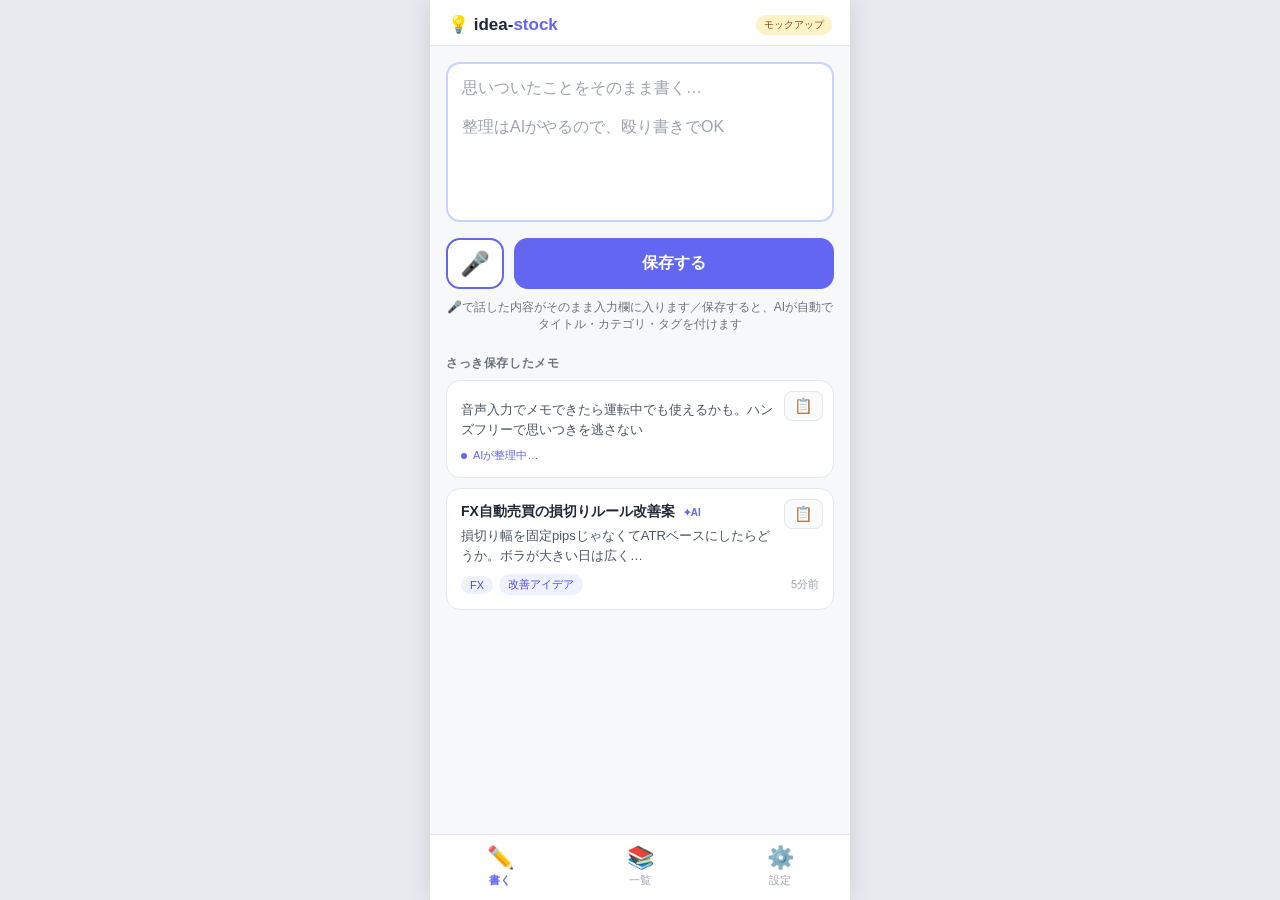
<file: mockups/mockup.html>
<!DOCTYPE html>
<html lang="ja">
<head>
<meta charset="UTF-8">
<meta name="viewport" content="width=device-width, initial-scale=1.0">
<title>idea-stock モックアップ</title>
<style>
  * { margin: 0; padding: 0; box-sizing: border-box; }
  body {
    font-family: -apple-system, "Hiragino Sans", sans-serif;
    background: #e8eaf0;
    display: flex;
    justify-content: center;
    min-height: 100vh;
  }
  .phone {
    width: 100%;
    max-width: 420px;
    background: #f7f8fa;
    min-height: 100vh;
    display: flex;
    flex-direction: column;
    box-shadow: 0 0 24px rgba(0,0,0,.12);
  }
  header {
    padding: 14px 18px 10px;
    background: #fff;
    border-bottom: 1px solid #e5e7eb;
    display: flex; align-items: center; justify-content: space-between;
  }
  header h1 { font-size: 17px; color: #1f2937; }
  header h1 span { color: #6366f1; }
  .mock-badge { font-size: 10px; background: #fef3c7; color: #92400e; padding: 3px 8px; border-radius: 99px; }
  main { flex: 1; overflow-y: auto; padding: 16px; padding-bottom: 80px; }
  .screen { display: none; }
  .screen.active { display: block; }

  /* ---- 書く画面 ---- */
  textarea {
    width: 100%; height: 160px; border: 2px solid #c7d2fe; border-radius: 14px;
    padding: 14px; font-size: 16px; font-family: inherit; resize: none; background: #fff;
    color: #1f2937;
  }
  textarea::placeholder { color: #9ca3af; }
  .btn-row { display: flex; gap: 10px; margin-top: 12px; }
  .save-btn {
    flex: 1; padding: 15px; border: none; border-radius: 14px;
    background: #6366f1; color: #fff; font-size: 16px; font-weight: 700; cursor: pointer;
  }
  .mic-btn {
    width: 58px; padding: 0; border: 2px solid #6366f1; border-radius: 14px;
    background: #fff; font-size: 24px; cursor: pointer;
  }
  .mic-btn.rec { background: #fee2e2; border-color: #ef4444; animation: blink 1s infinite; }
  .hint { margin-top: 10px; font-size: 12px; color: #6b7280; text-align: center; }
  .section-label { font-size: 12px; font-weight: 700; color: #6b7280; margin: 22px 0 8px; letter-spacing: .05em; }

  /* ---- メモカード ---- */
  .card {
    background: #fff; border-radius: 14px; padding: 14px; margin-bottom: 10px;
    border: 1px solid #e5e7eb; position: relative;
  }
  .card .title { font-size: 14px; font-weight: 700; color: #1f2937; padding-right: 44px; }
  .card .body { padding-right: 44px; }
  .copy-btn {
    position: absolute; top: 10px; right: 10px;
    border: 1px solid #e5e7eb; background: #f9fafb; border-radius: 8px;
    font-size: 15px; padding: 5px 9px; cursor: pointer;
  }
  .toast {
    position: fixed; bottom: 84px; left: 50%; transform: translateX(-50%);
    background: #1f2937; color: #fff; font-size: 13px; padding: 10px 18px;
    border-radius: 99px; opacity: 0; transition: opacity .25s; pointer-events: none;
    white-space: nowrap;
  }
  .toast.show { opacity: 1; }
  .card .title .ai { font-size: 10px; color: #6366f1; font-weight: 600; margin-left: 4px; }
  .card .body { font-size: 13px; color: #4b5563; margin-top: 5px; line-height: 1.5; }
  .card .meta { display: flex; flex-wrap: wrap; gap: 6px; margin-top: 9px; align-items: center; }
  .tag { font-size: 11px; background: #eef2ff; color: #4f46e5; padding: 3px 9px; border-radius: 99px; }
  .date { font-size: 11px; color: #9ca3af; margin-left: auto; }
  .analyzing { display: flex; align-items: center; gap: 6px; font-size: 11px; color: #6366f1; margin-top: 9px; }
  .dot { width: 6px; height: 6px; border-radius: 50%; background: #6366f1; animation: blink 1s infinite; }
  @keyframes blink { 50% { opacity: .2; } }

  /* ---- 一覧画面 ---- */
  .chips { display: flex; gap: 8px; overflow-x: auto; padding-bottom: 10px; margin-bottom: 6px; }
  .chip {
    flex-shrink: 0; font-size: 13px; padding: 7px 14px; border-radius: 99px;
    background: #fff; border: 1px solid #d1d5db; color: #4b5563; cursor: pointer;
  }
  .chip.on { background: #6366f1; border-color: #6366f1; color: #fff; }
  .search {
    width: 100%; padding: 11px 14px; border: 1px solid #d1d5db; border-radius: 12px;
    font-size: 14px; margin-bottom: 12px; background: #fff; font-family: inherit; color: #1f2937;
  }

  /* ---- 設定画面 ---- */
  .setting-group { background: #fff; border-radius: 14px; border: 1px solid #e5e7eb; padding: 16px; margin-bottom: 14px; }
  .setting-group h2 { font-size: 13px; color: #374151; margin-bottom: 10px; }
  .setting-group input {
    width: 100%; padding: 11px; border: 1px solid #d1d5db; border-radius: 10px;
    font-size: 14px; font-family: inherit; color: #1f2937;
  }
  .setting-note { font-size: 11px; color: #6b7280; margin-top: 8px; line-height: 1.6; }
  .sub-btn {
    width: 100%; padding: 12px; border: 1px solid #d1d5db; border-radius: 10px;
    background: #fff; color: #374151; font-size: 14px; cursor: pointer; font-family: inherit;
  }
  .ok { color: #059669; font-size: 12px; margin-top: 8px; }

  /* ---- 下部ナビ ---- */
  nav {
    position: fixed; bottom: 0; width: 100%; max-width: 420px;
    display: flex; background: #fff; border-top: 1px solid #e5e7eb;
    padding-bottom: env(safe-area-inset-bottom);
  }
  nav button {
    flex: 1; padding: 10px 0 12px; border: none; background: none; cursor: pointer;
    font-size: 11px; color: #9ca3af; font-family: inherit;
  }
  nav button .ico { display: block; font-size: 22px; margin-bottom: 2px; }
  nav button.on { color: #6366f1; font-weight: 700; }
</style>
</head>
<body>
<div class="phone">
  <header>
    <h1>💡 idea-<span>stock</span></h1>
    <span class="mock-badge">モックアップ</span>
  </header>

  <main>
    <!-- 画面1: 書く -->
    <section class="screen active" id="write">
      <textarea placeholder="思いついたことをそのまま書く…&#10;&#10;整理はAIがやるので、殴り書きでOK"></textarea>
      <div class="btn-row">
        <button class="mic-btn" id="mic" title="音声入力">🎤</button>
        <button class="save-btn">保存する</button>
      </div>
      <p class="hint">🎤で話した内容がそのまま入力欄に入ります／保存すると、AIが自動でタイトル・カテゴリ・タグを付けます</p>

      <p class="section-label">さっき保存したメモ</p>
      <div class="card">
        <div class="body">音声入力でメモできたら運転中でも使えるかも。ハンズフリーで思いつきを逃さない</div>
        <div class="analyzing"><span class="dot"></span> AIが整理中…</div>
      </div>
      <div class="card">
        <div class="title">FX自動売買の損切りルール改善案 <span class="ai">✦AI</span></div>
        <div class="body">損切り幅を固定pipsじゃなくてATRベースにしたらどうか。ボラが大きい日は広く…</div>
        <div class="meta">
          <span class="tag">FX</span><span class="tag">改善アイデア</span>
          <span class="date">5分前</span>
        </div>
      </div>
    </section>

    <!-- 画面2: 一覧 -->
    <section class="screen" id="list">
      <input class="search" placeholder="🔍 メモを検索">
      <div class="chips">
        <span class="chip on">すべて</span>
        <span class="chip">アプリのアイデア</span>
        <span class="chip">FX</span>
        <span class="chip">仕事</span>
        <span class="chip">暮らし</span>
      </div>
      <div class="card">
        <div class="title">うちなーぐち辞書に音声再生機能 <span class="ai">✦AI</span></div>
        <div class="body">単語ごとにネイティブ発音を再生できるボタンがあると学習効率が上がりそう</div>
        <div class="meta">
          <span class="tag">アプリのアイデア</span><span class="tag">うちなーぐち</span>
          <span class="date">7/9</span>
        </div>
      </div>
      <div class="card">
        <div class="title">FX自動売買の損切りルール改善案 <span class="ai">✦AI</span></div>
        <div class="body">損切り幅を固定pipsじゃなくてATRベースにしたらどうか。ボラが大きい日は広く…</div>
        <div class="meta">
          <span class="tag">FX</span><span class="tag">改善アイデア</span>
          <span class="date">7/10</span>
        </div>
      </div>
      <div class="card">
        <div class="title">朝のルーティンにAIニュース確認を組み込む <span class="ai">✦AI</span></div>
        <div class="body">ai-news-digestを朝のコーヒーの時間に読む習慣にする。通知があるといい</div>
        <div class="meta">
          <span class="tag">暮らし</span><span class="tag">習慣化</span>
          <span class="date">7/8</span>
        </div>
      </div>
    </section>

    <!-- 画面3: 設定 -->
    <section class="screen" id="settings">
      <div class="setting-group">
        <h2>Claude APIキー</h2>
        <input type="password" value="sk-ant-api03-••••••••••••">
        <p class="ok">✓ 接続OK（最終確認: 今日 14:02）</p>
        <p class="setting-note">キーはこのスマホの中（ブラウザ）にだけ保存されます。外部には送信されません。</p>
      </div>
      <div class="setting-group">
        <h2>データ</h2>
        <button class="sub-btn">メモをファイルに書き出す（バックアップ）</button>
        <p class="setting-note">メモは全部このスマホの中に保存されています。現在 24件。</p>
      </div>
    </section>
  </main>

  <nav>
    <button class="on" data-s="write"><span class="ico">✏️</span>書く</button>
    <button data-s="list"><span class="ico">📚</span>一覧</button>
    <button data-s="settings"><span class="ico">⚙️</span>設定</button>
  </nav>
</div>

<div class="toast" id="toast">📋 クリップボードにコピーしました</div>

<script>
  // 全メモカードにコピーボタンを付ける（本文がそのままクリップボードに入る）
  const toast = document.getElementById('toast');
  let toastTimer;
  document.querySelectorAll('.card').forEach(card => {
    const btn = document.createElement('button');
    btn.className = 'copy-btn';
    btn.textContent = '📋';
    btn.title = 'コピー';
    btn.onclick = () => {
      const text = card.querySelector('.body').textContent.trim();
      navigator.clipboard.writeText(text);
      btn.textContent = '✓';
      toast.classList.add('show');
      clearTimeout(toastTimer);
      toastTimer = setTimeout(() => {
        toast.classList.remove('show');
        btn.textContent = '📋';
      }, 1500);
    };
    card.appendChild(btn);
  });

  // 音声入力のデモ: タップで録音中⇔停止を切り替え、話した風のテキストを入れる
  const mic = document.getElementById('mic');
  const ta = document.querySelector('textarea');
  mic.onclick = () => {
    mic.classList.toggle('rec');
    if (mic.classList.contains('rec')) {
      mic.textContent = '⏹';
      ta.placeholder = '聞き取り中… 話してください';
      setTimeout(() => {
        if (mic.classList.contains('rec')) ta.value = 'えーっと 明細書の照合を自動化するツール 毎月やってるやつ あれをボタン一発にできないか';
      }, 1200);
    } else {
      mic.textContent = '🎤';
    }
  };

  document.querySelectorAll('nav button').forEach(b => {
    b.onclick = () => {
      document.querySelectorAll('nav button').forEach(x => x.classList.remove('on'));
      document.querySelectorAll('.screen').forEach(x => x.classList.remove('active'));
      b.classList.add('on');
      document.getElementById(b.dataset.s).classList.add('active');
    };
  });
</script>
</body>
</html>
</file>
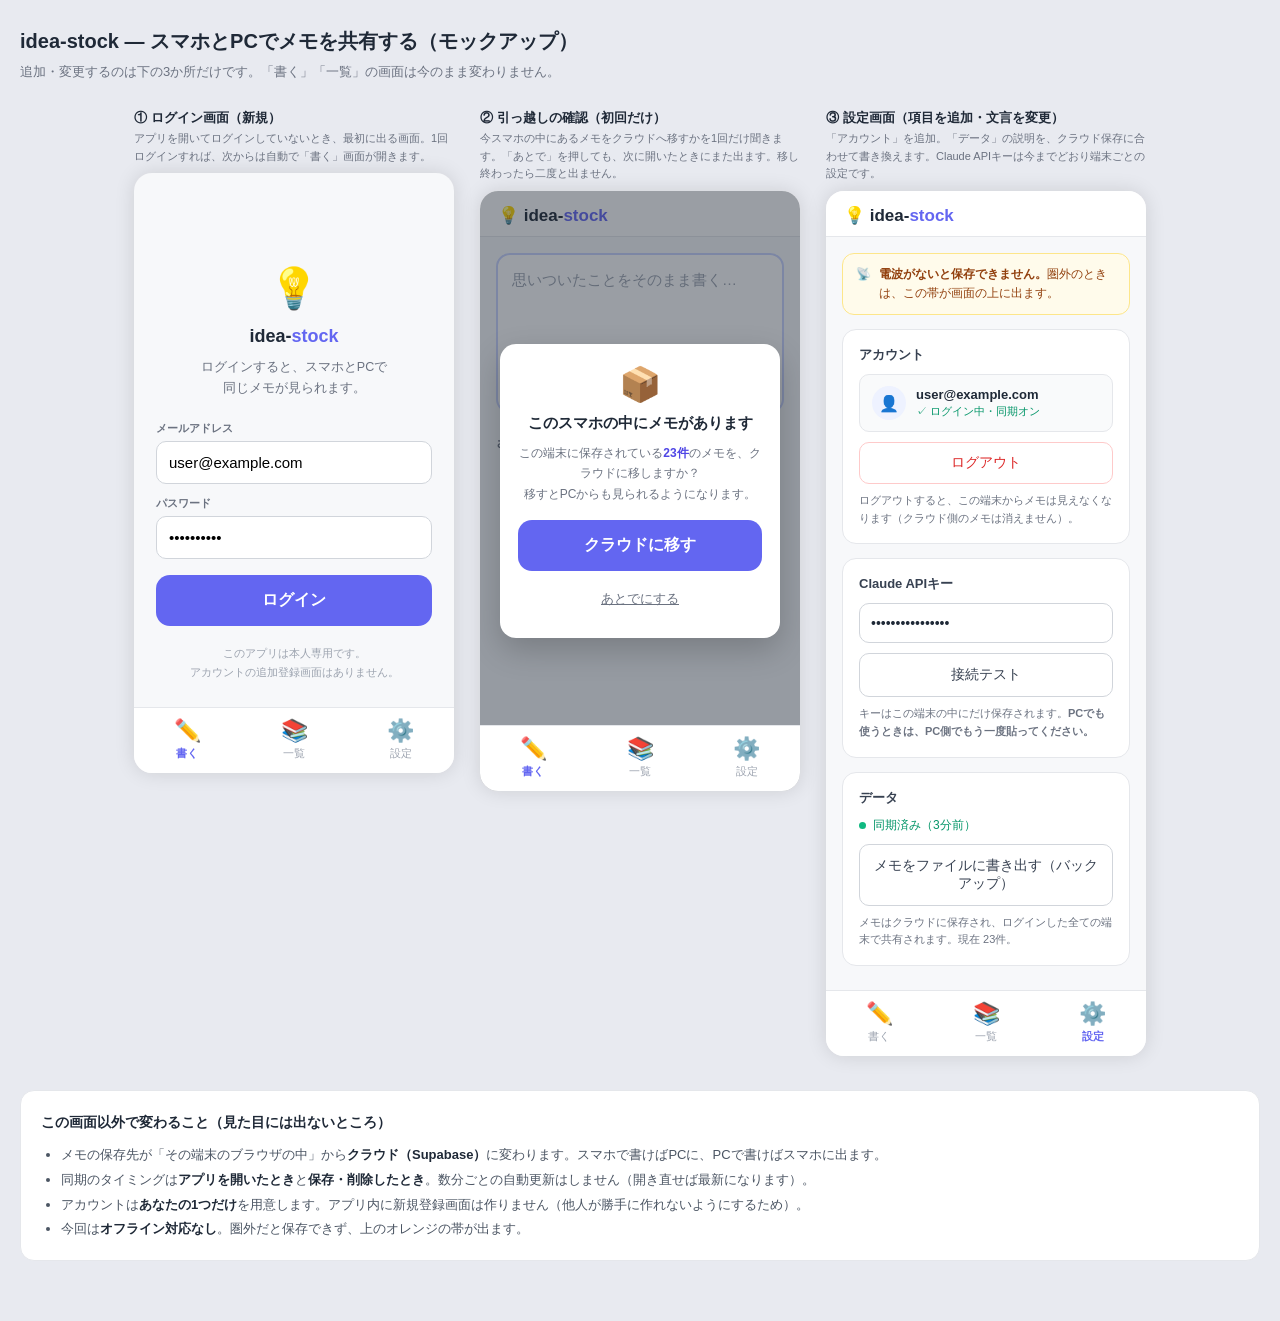
<file: mockups/sync-mockup.html>
<!doctype html>
<html lang="ja">
<head>
<meta charset="UTF-8">
<meta name="viewport" content="width=device-width, initial-scale=1.0">
<title>idea-stock 端末間共有 モックアップ</title>
<style>
* { box-sizing: border-box; margin: 0; padding: 0; }
:root { color: #1f2937; font-family: -apple-system, BlinkMacSystemFont, "Hiragino Sans", sans-serif; }
body { background: #e8eaf0; padding: 28px 20px 60px; }

.page-title { max-width: 1360px; margin: 0 auto 6px; font-size: 20px; }
.page-lead { max-width: 1360px; margin: 0 auto 26px; color: #6b7280; font-size: 13px; line-height: 1.7; }

.row { display: flex; flex-wrap: wrap; gap: 26px; justify-content: center; max-width: 1360px; margin: 0 auto; }
.col { width: 320px; }
.caption { margin-bottom: 8px; font-size: 13px; font-weight: 700; }
.caption em { display: block; margin-top: 3px; color: #6b7280; font-size: 11px; font-weight: 400; font-style: normal; line-height: 1.6; }

.phone { position: relative; width: 100%; min-height: 600px; background: #f7f8fa; border-radius: 18px; box-shadow: 0 0 20px rgba(0,0,0,.12); display: flex; flex-direction: column; overflow: hidden; }
header { padding: 14px 18px 10px; background: #fff; border-bottom: 1px solid #e5e7eb; }
header h1 { color: #1f2937; font-size: 17px; }
header h1 span { color: #6366f1; }
main { flex: 1; padding: 16px 16px 76px; }

button, input { font: inherit; }
textarea, input { width: 100%; }

.save-btn { width: 100%; padding: 15px; border: 0; border-radius: 14px; background: #6366f1; color: #fff; font-size: 16px; font-weight: 700; cursor: pointer; }
.sub-btn { width: 100%; padding: 12px; border: 1px solid #d1d5db; border-radius: 10px; background: #fff; color: #374151; font-size: 14px; cursor: pointer; }
.hint { margin-top: 10px; color: #6b7280; font-size: 12px; line-height: 1.6; text-align: center; }
.setting-group { margin-bottom: 14px; padding: 16px; border: 1px solid #e5e7eb; border-radius: 14px; background: #fff; }
.setting-group h2 { margin-bottom: 10px; color: #374151; font-size: 13px; }
.setting-group input { padding: 11px; border: 1px solid #d1d5db; border-radius: 10px; color: #1f2937; font-size: 14px; }
.setting-note { margin-top: 8px; color: #6b7280; font-size: 11px; line-height: 1.6; }
.section-label { margin: 22px 0 8px; color: #6b7280; font-size: 12px; font-weight: 700; letter-spacing: .05em; }

nav { display: flex; border-top: 1px solid #e5e7eb; background: #fff; position: absolute; bottom: 0; left: 0; width: 100%; }
nav button { flex: 1; padding: 10px 0 12px; border: 0; background: none; color: #9ca3af; font-size: 11px; cursor: pointer; }
nav button .ico { display: block; margin-bottom: 2px; font-size: 22px; }
nav button.on { color: #6366f1; font-weight: 700; }

/* --- 1. ログイン画面 --- */
.login { display: flex; flex-direction: column; justify-content: center; flex: 1; padding: 24px 22px; text-align: center; }
.login .logo { font-size: 40px; }
.login h2 { margin-top: 14px; font-size: 18px; }
.login .lead { margin-top: 10px; color: #6b7280; font-size: 12.5px; line-height: 1.7; }
.login .fields { margin-top: 22px; text-align: left; }
.login label { display: block; margin-bottom: 5px; color: #6b7280; font-size: 11px; font-weight: 700; }
.login input { margin-bottom: 12px; padding: 12px; border: 1px solid #d1d5db; border-radius: 10px; background: #fff; font-size: 15px; }
.login .save-btn { margin-top: 4px; }
.login .foot { margin-top: 18px; color: #9ca3af; font-size: 11px; line-height: 1.7; }

/* --- 2. 移行ダイアログ --- */
.dim { position: absolute; inset: 0; background: rgba(31,41,55,.45); display: flex; align-items: center; justify-content: center; padding: 20px; }
.sheet { width: 100%; padding: 20px 18px; border-radius: 16px; background: #fff; text-align: center; box-shadow: 0 12px 32px rgba(0,0,0,.2); }
.sheet .ico-big { font-size: 34px; }
.sheet h3 { margin-top: 10px; font-size: 15px; }
.sheet p { margin-top: 10px; color: #6b7280; font-size: 12px; line-height: 1.7; }
.sheet .count { color: #4f46e5; font-weight: 700; }
.sheet .save-btn { margin-top: 16px; }
.sheet .later { margin-top: 10px; padding: 10px; border: 0; background: none; color: #6b7280; font-size: 12.5px; cursor: pointer; text-decoration: underline; width: 100%; }

/* --- 3. 設定画面 --- */
.account-row { display: flex; align-items: center; gap: 10px; padding: 11px 12px; border: 1px solid #e5e7eb; border-radius: 10px; background: #f9fafb; }
.avatar { width: 34px; height: 34px; flex-shrink: 0; border-radius: 50%; background: #eef2ff; color: #4f46e5; display: flex; align-items: center; justify-content: center; font-size: 16px; }
.account-row .who { text-align: left; overflow: hidden; }
.account-row .mail { font-size: 13px; font-weight: 700; white-space: nowrap; overflow: hidden; text-overflow: ellipsis; }
.account-row .state { margin-top: 2px; color: #059669; font-size: 11px; }
.logout-btn { margin-top: 10px; width: 100%; padding: 11px; border: 1px solid #fecaca; border-radius: 10px; background: #fff; color: #dc2626; font-size: 13.5px; cursor: pointer; }
.sync-line { display: flex; align-items: center; gap: 7px; margin-top: 10px; color: #059669; font-size: 12px; }
.sync-line .dot { width: 7px; height: 7px; border-radius: 50%; background: #10b981; }

.offline { display: flex; align-items: flex-start; gap: 8px; margin-bottom: 14px; padding: 11px 13px; border: 1px solid #fde68a; border-radius: 12px; background: #fffbeb; color: #92400e; font-size: 12px; line-height: 1.6; }

.note { max-width: 1360px; margin: 34px auto 0; padding: 18px 20px; border: 1px solid #e5e7eb; border-radius: 14px; background: #fff; font-size: 13px; line-height: 1.9; }
.note h3 { margin-bottom: 8px; font-size: 14px; }
.note ul { margin: 0 0 0 20px; color: #4b5563; }
.note strong { color: #1f2937; }
</style>
</head>
<body>

<h1 class="page-title">idea-stock — スマホとPCでメモを共有する（モックアップ）</h1>
<p class="page-lead">
  追加・変更するのは下の3か所だけです。「書く」「一覧」の画面は今のまま変わりません。
</p>

<div class="row">

  <!-- 1. ログイン画面 -->
  <div class="col">
    <p class="caption">① ログイン画面（新規）
      <em>アプリを開いてログインしていないとき、最初に出る画面。1回ログインすれば、次からは自動で「書く」画面が開きます。</em>
    </p>
    <div class="phone">
      <div class="login">
        <div class="logo">💡</div>
        <h2>idea-<span style="color:#6366f1">stock</span></h2>
        <p class="lead">ログインすると、スマホとPCで<br>同じメモが見られます。</p>
        <div class="fields">
          <label for="m1">メールアドレス</label>
          <input id="m1" type="email" value="user@example.com" readonly>
          <label for="p1">パスワード</label>
          <input id="p1" type="password" value="••••••••••" readonly>
          <button class="save-btn" type="button">ログイン</button>
        </div>
        <p class="foot">このアプリは本人専用です。<br>アカウントの追加登録画面はありません。</p>
      </div>
      <nav>
        <button class="on" type="button"><span class="ico">✏️</span>書く</button>
        <button type="button"><span class="ico">📚</span>一覧</button>
        <button type="button"><span class="ico">⚙️</span>設定</button>
      </nav>
    </div>
  </div>

  <!-- 2. 移行ダイアログ -->
  <div class="col">
    <p class="caption">② 引っ越しの確認（初回だけ）
      <em>今スマホの中にあるメモをクラウドへ移すかを1回だけ聞きます。「あとで」を押しても、次に開いたときにまた出ます。移し終わったら二度と出ません。</em>
    </p>
    <div class="phone">
      <header><h1>💡 idea-<span>stock</span></h1></header>
      <main>
        <div style="height:160px;border:2px solid #c7d2fe;border-radius:14px;background:#fff;padding:14px;color:#9ca3af;font-size:15px;line-height:1.5;">思いついたことをそのまま書く…</div>
        <p class="section-label">さっき保存したメモ</p>
      </main>
      <div class="dim">
        <div class="sheet">
          <div class="ico-big">📦</div>
          <h3>このスマホの中にメモがあります</h3>
          <p>この端末に保存されている<span class="count">23件</span>のメモを、クラウドに移しますか？<br>移すとPCからも見られるようになります。</p>
          <button class="save-btn" type="button">クラウドに移す</button>
          <button class="later" type="button">あとでにする</button>
        </div>
      </div>
      <nav>
        <button class="on" type="button"><span class="ico">✏️</span>書く</button>
        <button type="button"><span class="ico">📚</span>一覧</button>
        <button type="button"><span class="ico">⚙️</span>設定</button>
      </nav>
    </div>
  </div>

  <!-- 3. 設定画面 -->
  <div class="col">
    <p class="caption">③ 設定画面（項目を追加・文言を変更）
      <em>「アカウント」を追加。「データ」の説明を、クラウド保存に合わせて書き換えます。Claude APIキーは今までどおり端末ごとの設定です。</em>
    </p>
    <div class="phone">
      <header><h1>💡 idea-<span>stock</span></h1></header>
      <main>

        <div class="offline">
          <span>📡</span><span><strong>電波がないと保存できません。</strong>圏外のときは、この帯が画面の上に出ます。</span>
        </div>

        <div class="setting-group">
          <h2>アカウント</h2>
          <div class="account-row">
            <div class="avatar">👤</div>
            <div class="who">
              <div class="mail">user@example.com</div>
              <div class="state">✓ ログイン中・同期オン</div>
            </div>
          </div>
          <button class="logout-btn" type="button">ログアウト</button>
          <p class="setting-note">ログアウトすると、この端末からメモは見えなくなります（クラウド側のメモは消えません）。</p>
        </div>

        <div class="setting-group">
          <h2>Claude APIキー</h2>
          <input type="password" value="••••••••••••••••" readonly>
          <button class="sub-btn" type="button" style="margin-top:10px;">接続テスト</button>
          <p class="setting-note">キーはこの端末の中にだけ保存されます。<strong>PCでも使うときは、PC側でもう一度貼ってください。</strong></p>
        </div>

        <div class="setting-group">
          <h2>データ</h2>
          <div class="sync-line"><span class="dot"></span>同期済み（3分前）</div>
          <button class="sub-btn" type="button" style="margin-top:10px;">メモをファイルに書き出す（バックアップ）</button>
          <p class="setting-note">メモはクラウドに保存され、ログインした全ての端末で共有されます。現在 23件。</p>
        </div>

      </main>
      <nav>
        <button type="button"><span class="ico">✏️</span>書く</button>
        <button type="button"><span class="ico">📚</span>一覧</button>
        <button class="on" type="button"><span class="ico">⚙️</span>設定</button>
      </nav>
    </div>
  </div>

</div>

<div class="note">
  <h3>この画面以外で変わること（見た目には出ないところ）</h3>
  <ul>
    <li>メモの保存先が「その端末のブラウザの中」から<strong>クラウド（Supabase）</strong>に変わります。スマホで書けばPCに、PCで書けばスマホに出ます。</li>
    <li>同期のタイミングは<strong>アプリを開いたとき</strong>と<strong>保存・削除したとき</strong>。数分ごとの自動更新はしません（開き直せば最新になります）。</li>
    <li>アカウントは<strong>あなたの1つだけ</strong>を用意します。アプリ内に新規登録画面は作りません（他人が勝手に作れないようにするため）。</li>
    <li>今回は<strong>オフライン対応なし</strong>。圏外だと保存できず、上のオレンジの帯が出ます。</li>
  </ul>
</div>

</body>
</html>
</file>
